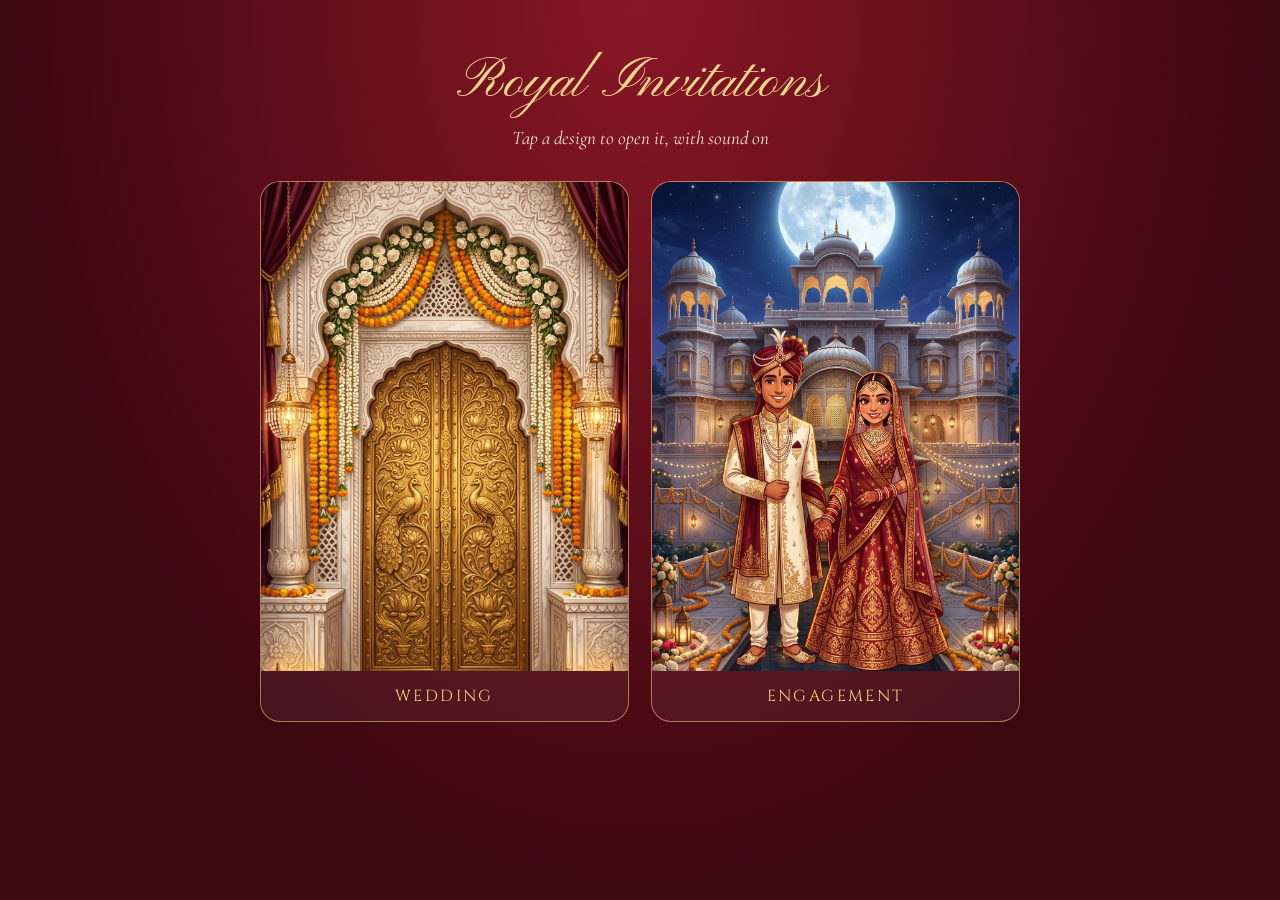
<file: index.html>
<!doctype html>
<html lang="en">
<head>
  <meta charset="utf-8">
  <meta name="viewport" content="width=device-width, initial-scale=1">
  <title>Digital Invitations</title>
  <meta property="og:title" content="Royal Digital Invitations">
  <meta property="og:description" content="Tap to see our wedding and engagement invitation designs.">
  <meta property="og:image" content="royal-wedding/assets/img/og-preview.jpg">
  <link href="https://fonts.googleapis.com/css2?family=Cinzel:wght@500;700&family=Cormorant+Garamond:ital@0;1&family=Pinyon+Script&display=swap" rel="stylesheet">
  <style>
    * { box-sizing: border-box; margin: 0; }
    body { min-height: 100svh; background: radial-gradient(ellipse at top, #8a1726, #3d0710 70%); color: #f7ead0;
      font-family: "Cormorant Garamond", Georgia, serif; text-align: center; padding: 48px 16px; }
    h1 { font-family: "Pinyon Script", cursive; font-weight: 400; font-size: 56px; color: #f1d68b; }
    p { font-style: italic; font-size: 19px; margin: 8px 0 32px; }
    .grid { display: grid; gap: 22px; max-width: 760px; margin: 0 auto; grid-template-columns: repeat(auto-fit, minmax(240px, 1fr)); }
    a { display: block; text-decoration: none; color: inherit; border: 1px solid #f1d68b88; border-radius: 20px; overflow: hidden; background: #ffffff0d; }
    .thumb { position: relative; aspect-ratio: 3 / 4; overflow: hidden; display: flex; align-items: flex-end; justify-content: center; }
    .thumb.gates img { width: 50%; height: 100%; object-fit: cover; object-position: center 45%; }
    .thumb.gates img:first-child { object-position: right 45%; }
    .thumb.gates img:last-child { object-position: left 45%; }
    .thumb .couple { width: 62%; filter: drop-shadow(0 8px 18px #000a); }
    a span { display: block; padding: 14px; font-family: "Cinzel", serif; letter-spacing: .15em; text-transform: uppercase; color: #f1d68b; }
  </style>
</head>
<body>
  <h1>Royal Invitations</h1>
  <p>Tap a design to open it, with sound on</p>
  <div class="grid">
    <a href="royal-wedding/"><div class="thumb gates"><img src="royal-wedding/assets/img/gate-left.webp" alt=""><img src="royal-wedding/assets/img/gate-right.webp" alt=""></div><span>Wedding</span></a>
    <a href="royal-engagement/"><div class="thumb" style="background:url(royal-engagement/assets/img/palace.webp) center 30% / cover"><img class="couple" src="royal-engagement/assets/img/couple.webp" alt=""></div><span>Engagement</span></a>
  </div>
</body>
</html>
</file>
